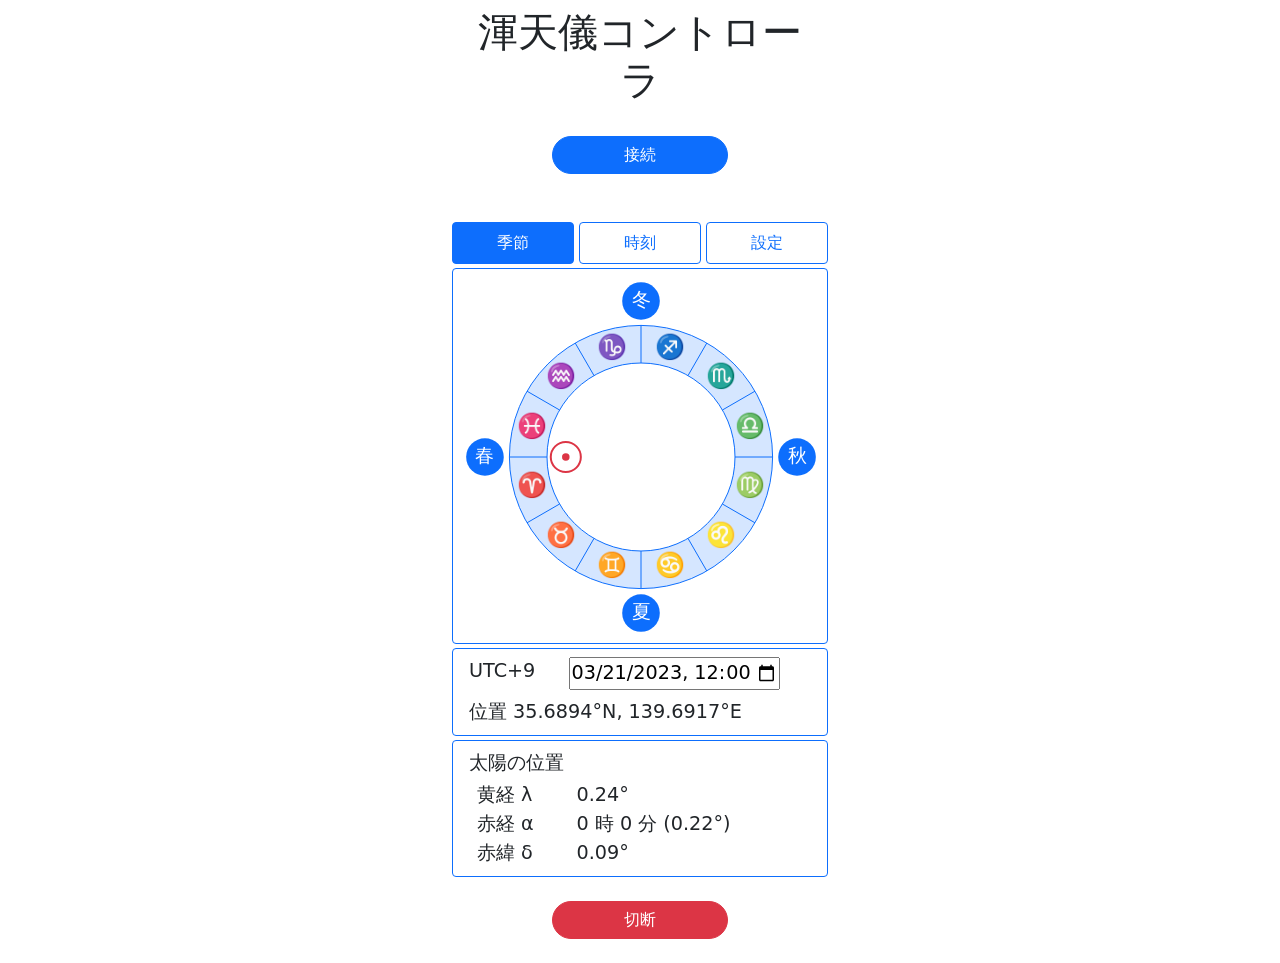
<file: app/ArmilarySphereTool/index.html>
<!doctype html>
<html>
  <head>
    <title>渾天儀コントローラ</title>
    <meta charset="utf-8">
    <meta http-equiv="X-UA-Compatible" content="IE=edge,chrome=1">
    <meta name="viewport" content="width=device-width, minimum-scale=1.0, initial-scale=1, user-scalable=yes">
    <link rel="stylesheet" href="css/bootstrap.min.css" />
    <link rel="stylesheet" href="css/mystyle.css" />
  </head>

  <body>
    <div class="container" style="max-width: 400px">
      <!-- (1) 接続画面 -->
      <div id="panel_connect">
        <div class="row m-2">
          <div class="col text-center"><h1>渾天儀コントローラ</h1></div>
        </div>
        <div class="row my-4 justify-content-center">
          <div class="col-6 mx-0"><div class="d-grid gap-0">
              <button id="btn_connect" class="btn btn-primary rounded-pill">接続</button>
          </div></div>
        </div>
        <div class="row my-4" style="font-size: 1.2rem">
          <div class="col text-center" id="text_connect"></div>
        </div>
      </div> <!-- (1) 接続画面 -->
      
      <!-- (2) メイン画面 -->
      <div id="panel_main">
        <!-- タブ -->
        <ul class="nav nav-pills nav-justified">
          <li class="nav-item">
            <a href="#tab_content1" class="nav-link active" data-bs-toggle="tab" id="tab_season">季節</a>
          </li>
          &nbsp;
          <li class="nav-item">
            <a href="#tab_content2" class="nav-link" data-bs-toggle="tab" id="tab_time">時刻</a>
          </li>
          &nbsp;
          <li class="nav-item">
            <a href="#tab_content3" class="nav-link" data-bs-toggle="tab" id="tab_setting">設定</a>
          </li>
        </ul>

        <!-- タブの中身 -->
        <div class="tab-content">
          <!-- 季節 -->
          <div id="tab_content1" class="tab-pane active border border-primary rounded my-1">
            <canvas id='canvasSeason'></canvas>
          </div>
          <!-- 時刻 -->
          <div id="tab_content2" class="tab-pane border border-primary rounded my-1">
            <canvas id='canvasTime'></canvas>
          </div>
          <!-- 設定 -->
          <div id="tab_content3" class="tab-pane border border-primary rounded my-1">
            <div class="row my-2">
              <div class="col ms-3" style="font-size: 1.2rem">
                タイムゾーン　　UTC 
                <select id="select_timezone" size="1">
                  <option>+12</option><option>+11</option><option>+10</option><option> +9</option><option> +8</option><option> +7</option>
                  <option> +6</option><option> +5</option><option> +4</option><option> +3</option><option> +2</option><option> +1</option>
                  <option> +0</option>
                  <option> -1</option><option> -2</option><option> -3</option><option> -4</option><option> -5</option><option> -6</option>
                  <option> -7</option><option> -8</option><option> -9</option><option>-10</option><option>-11</option><option>-12</option>
                </select>
              </div>
            </div>
            <div class="row my-2">
              <div class="col ms-3" style="font-size: 1.2rem">
                <select id="select_latitude">
                  <option value="north">北緯</option>
                  <option value="south">南緯</option>
                </select>
                <input type="number" id="number_latitude" min="0" max="90" style="width: 6em;">
                度
              </div>
            </div>
            <div class="row my-2">
              <div class="col ms-3" style="font-size: 1.2rem">
                <select id="select_longitude">
                  <option value="east">東経</option>
                  <option value="west">西経</option>
                </select>
                <input type="number" id="number_longitude" min="0" max="180" style="width: 6em;">
                度
              </div>
            </div>
            <div class="row mt-3 mb-2 justify-content-center">
              <div class="col ms-3"><div class="d-grid gap-0">
                <button id="btn_init" class="btn btn-primary rounded-pill">初期位置</button>
              </div></div>
              <div class="col me-3"><div class="d-grid gap-0">
                <button id="btn_stop" class="btn btn-primary rounded-pill">停止</button>
              </div></div>
            </div>
            <div class="row my-2 justify-content-center">
              <div class="col ms-3"><div class="d-grid gap-0">
                <button id="btn_rotation" class="btn btn-primary rounded-pill">自転</button>
              </div></div>
              <div class="col me-3"><div class="d-grid gap-0">
                <button id="btn_revolution" class="btn btn-primary rounded-pill">公転</button>
              </div></div>
            </div>
            <div class="row mt-2 mb-3 justify-content-center">
              <div class="col ms-3"><div class="d-grid gap-0">
                <button id="btn_demo1" class="btn btn-primary rounded-pill">デモ1</button>
              </div></div>
              <div class="col me-3"><div class="d-grid gap-0">
                <button id="btn_demo2" class="btn btn-primary rounded-pill">デモ2</button>
              </div></div>
            </div>

          </div> <!-- 設定 -->
        </div> <!-- タブの中身 -->

        <!-- 日時と位置 -->
        <div id="panel_date_time" class="border border-primary rounded my-1">
          <div class="row my-2">
            <div class="col-3 ms-3" style="font-size: 1.2rem" id="text_timezone"></div>
            <div class="col" style="font-size: 1.2rem">
              <input type='datetime-local' min='1901-01-01T00:00' max='2099-11-31T23:59' id='text_datetime'  style="width: 11em;"/>
            </div>
          </div>
          <div class="row my-2" style="font-size: 1.2rem">
            <div class="col ms-3" id="text_location"></div>
          </div>
        </div>

        <!-- 太陽の位置 -->
        <div id="panel_sun_position" class="border border-primary rounded my-1">
          <div class="row mt-2 mb-1" style="font-size: 1.2rem">
            <div class="col ms-3">太陽の位置</div>
          </div>
          <div class="row my-0" style="font-size: 1.2rem">
            <div class="col-3 ms-4">黄経 λ </div>
            <div class="col" id="text_lambda"></div>
          </div>
          <div class="row my-0" style="font-size: 1.2rem">
            <div class="col-3 ms-4">赤経 α </div>
            <div class="col" id="text_alpha"></div>
          </div>
          <div class="row mb-2" style="font-size: 1.2rem">
            <div class="col-3 ms-4">赤緯 δ </div>
            <div class="col" id="text_delta"></div>
          </div>
        </div>    
        
        <!-- 切断ボタン -->
        <div class="row my-4 justify-content-center">
          <div class="col-6 mx-0"><div class="d-grid gap-0">
              <button id="btn_disconnect" class="btn btn-danger rounded-pill">切断</button>
          </div></div>
        </div>

      </div> <!-- (2) メイン画面 -->

    </div> <!-- div class="container" -->

    <!-- スクリプト -->
    <script src="lib/bootstrap.bundle.min.js"></script>
    <script src="lib/jsframe.min.js"></script>
    <script src="SunCalc.js"></script>
    <script src="ArmilarySphereTool.js"></script>
  </body>
</html>
</file>
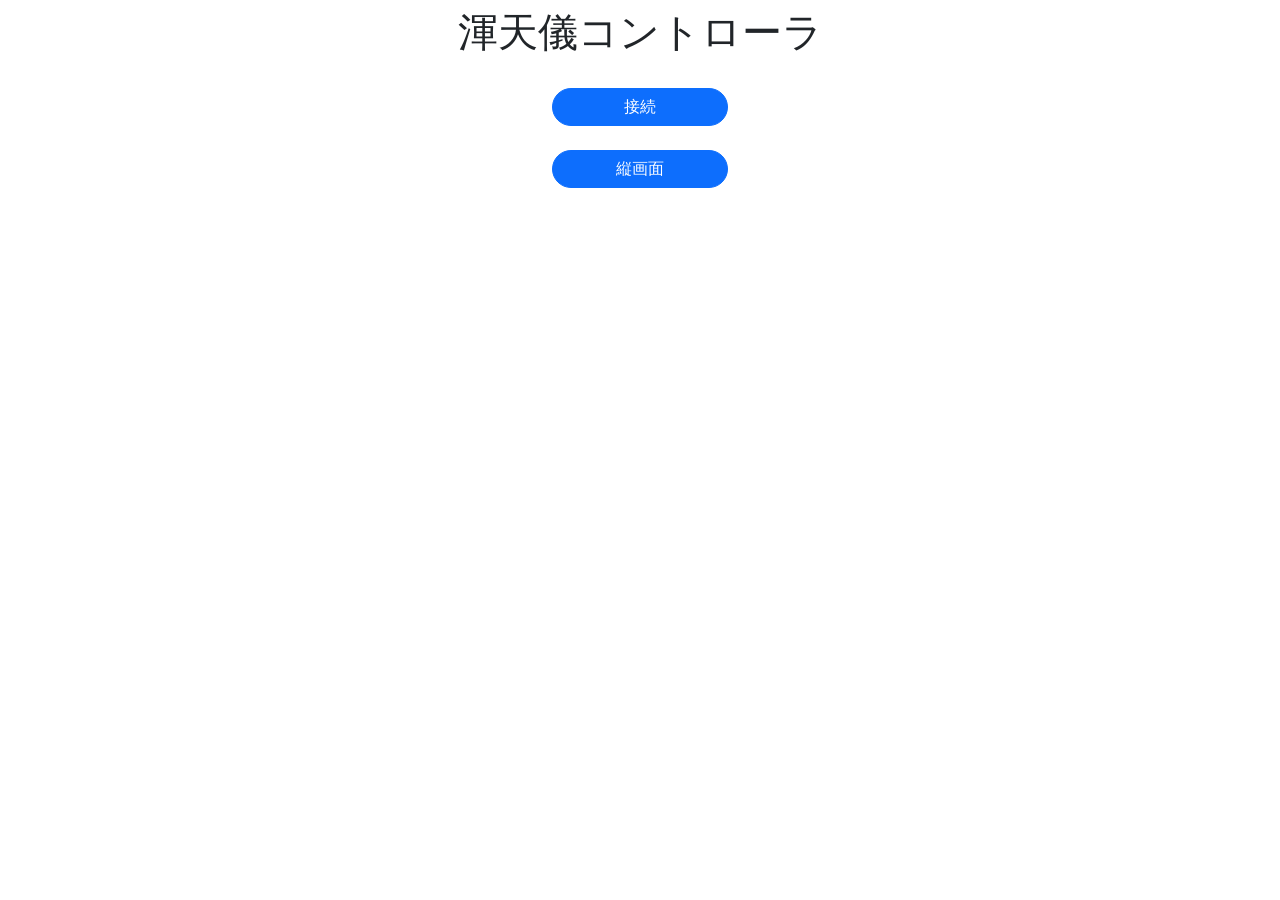
<file: app/ArmillarySphereTool/index.html>
<!doctype html>
<html>
  <head>
    <title>渾天儀コントローラ</title>
    <meta charset="utf-8">
    <meta http-equiv="X-UA-Compatible" content="IE=edge,chrome=1">
    <meta name="viewport" content="width=device-width, minimum-scale=1.0, initial-scale=1, user-scalable=yes">
    <link rel="stylesheet" href="css/bootstrap.min.css" />
    <link rel="stylesheet" href="css/mystyle.css" />
  </head>

  <body>
    <div class="container" style="max-width: 800px">
      <!-- (1) 接続画面 -->
      <div id="panel_connect">
        <div class="row m-2">
          <div class="col text-center"><h1>渾天儀コントローラ</h1></div>
        </div>
        <div class="row my-4 justify-content-center">
          <div class="col-3 mx-0"><div class="d-grid gap-0">
              <button id="btn_connect" class="btn btn-primary rounded-pill">接続</button>
          </div></div>
        </div>
        <div class="row my-4 justify-content-center">
          <div class="col-3 mx-0"><div class="d-grid gap-0">
              <button id="btn_change" class="btn btn-primary rounded-pill" 
                onclick="location.href='./index2.html'">縦画面</button>
          </div></div>
        </div>
        <div class="row my-4" style="font-size: 1.2rem">
          <div class="col text-center" id="text_connect"></div>
        </div>
      </div> <!-- (1) 接続画面 -->
      
      <!-- (2) メイン画面 -->
      <div id="panel_main" style="display:none">
        <!-- (2.1) 季節・時刻 -->
        <div class="row g-2">
          <!-- (2.1.L) 季節 -->
          <div class="col-12 col-md-6">
            <div id="tab_season" style="display:block" class="border border-primary rounded my-1">
              <canvas id='canvasSeason'></canvas>
            </div>
          </div>
          <!-- (2.1.R) 時刻 -->
          <div class="col-12 col-md-6">
            <div id="tab_time" style="display:block" class="border border-primary rounded my-1">
              <canvas id='canvasTime'></canvas>
            </div>
          </div>
        </div>

        <!-- (2.2) 設定 -->
        <div class="row justify-content-center">
        <div class="col-12 col-md-6">
        <div id="tab_setting" style="display:none" class="border border-primary rounded my-1">
          <div class="row my-2">
            <div class="col ms-3" style="font-size: 1.2rem">
              タイムゾーン　　UTC 
              <select id="select_timezone" size="1">
                <option>+12</option><option>+11</option><option>+10</option><option> +9</option><option> +8</option><option> +7</option>
                <option> +6</option><option> +5</option><option> +4</option><option> +3</option><option> +2</option><option> +1</option>
                <option> +0</option>
                <option> -1</option><option> -2</option><option> -3</option><option> -4</option><option> -5</option><option> -6</option>
                <option> -7</option><option> -8</option><option> -9</option><option>-10</option><option>-11</option><option>-12</option>
              </select>
            </div>
          </div>
          <div class="row my-2">
            <div class="col ms-3" style="font-size: 1.2rem">
              <select id="select_latitude">
                <option value="north">北緯</option>
                <option value="south">南緯</option>
              </select>
              <input type="number" id="number_latitude" min="0" max="90" style="width: 6em;">
              度
            </div>
          </div>
          <div class="row my-2">
            <div class="col ms-3" style="font-size: 1.2rem">
              <select id="select_longitude">
                <option value="east">東経</option>
                <option value="west">西経</option>
              </select>
              <input type="number" id="number_longitude" min="0" max="180" style="width: 6em;">
              度
            </div>
          </div>
          <div class="row mt-3 mb-2 justify-content-center">
            <div class="col ms-3"><div class="d-grid gap-0">
              <button id="btn_init" class="btn btn-primary rounded-pill">初期位置</button>
            </div></div>
            <div class="col me-3"><div class="d-grid gap-0">
              <button id="btn_stop" class="btn btn-primary rounded-pill">停止</button>
            </div></div>
          </div>
          <div class="row my-2 justify-content-center">
            <div class="col ms-3"><div class="d-grid gap-0">
              <button id="btn_rotation" class="btn btn-primary rounded-pill">自転</button>
            </div></div>
            <div class="col me-3"><div class="d-grid gap-0">
              <button id="btn_revolution" class="btn btn-primary rounded-pill">公転</button>
            </div></div>
          </div>
          <div class="row mt-2 mb-3 justify-content-center">
            <div class="col ms-3"><div class="d-grid gap-0">
              <button id="btn_demo1" class="btn btn-primary rounded-pill">デモ1</button>
            </div></div>
            <div class="col me-3"><div class="d-grid gap-0">
              <button id="btn_demo2" class="btn btn-primary rounded-pill">デモ2</button>
            </div></div>
          </div>
        </div>
        </div>
        </div><!-- (2.2) 設定 -->

        <!-- (2.3) 日時と位置・太陽の位置 -->
        <div class="row g-2">
          <!-- (2.3.L) 日時と位置 -->
          <div class="col-12 col-md-6">
            <div id="panel_date_time" style="display:block" class="border border-primary rounded my-1">
              <div class="row my-2">
                <div class="col-3 ms-3" style="font-size: 1.2rem" id="text_timezone"></div>
                <div class="col" style="font-size: 1.2rem">
                  <input type='datetime-local' min='1901-01-01T00:00' max='2099-11-31T23:59' id='text_datetime'  style="width: 11em;"/>
                </div>
              </div>
              <div class="row my-2" style="font-size: 1.2rem">
                <div class="col ms-3" id="text_location"></div>
              </div>
            </div>
          </div>

          <!-- (2.3.R) 太陽の位置 -->
          <div class="col-12 col-md-6">
            <div id="panel_sun_position" style="display:block" class="border border-primary rounded my-1">
              <div class="row mt-2 mb-1" style="font-size: 1.2rem">
                <div class="col ms-3">太陽の位置</div>
              </div>
              <div class="row my-0" style="font-size: 1.2rem">
                <div class="col-3 ms-4">黄経 λ </div>
                <div class="col" id="text_lambda"></div>
              </div>
              <div class="row my-0" style="font-size: 1.2rem">
                <div class="col-3 ms-4">赤経 α </div>
                <div class="col" id="text_alpha"></div>
              </div>
              <div class="row mb-2" style="font-size: 1.2rem">
                <div class="col-3 ms-4">赤緯 δ </div>
                <div class="col" id="text_delta"></div>
              </div>
            </div>
          </div>
        </div> <!-- (2.3) 日時と位置・太陽の位置 -->
        
        <!-- (2.4) 切替・切断ボタン -->
        <div class="row col-12 col-md-6 mx-auto my-4 justify-content-center">
          <div class="col-6 px-2"><div class="d-grid">
            <button id="btn_screen_toggle" type="button" class="btn btn-primary rounded-pill">設定</button>
          </div></div>
          <div class="col-6 px-2"><div class="d-grid">
            <button id="btn_disconnect" class="btn btn-danger rounded-pill">切断</button>
          </div></div>
        </div>

      </div> <!-- (2) メイン画面 -->

    </div> <!-- div class="container" -->

    <!-- スクリプト -->
    <script src="lib/bootstrap.bundle.min.js"></script>
    <script src="lib/jsframe.min.js"></script>
    <script src="SunCalc.js"></script>
    <script src="ArmillarySphereTool.js"></script>
  </body>
</html>
</file>
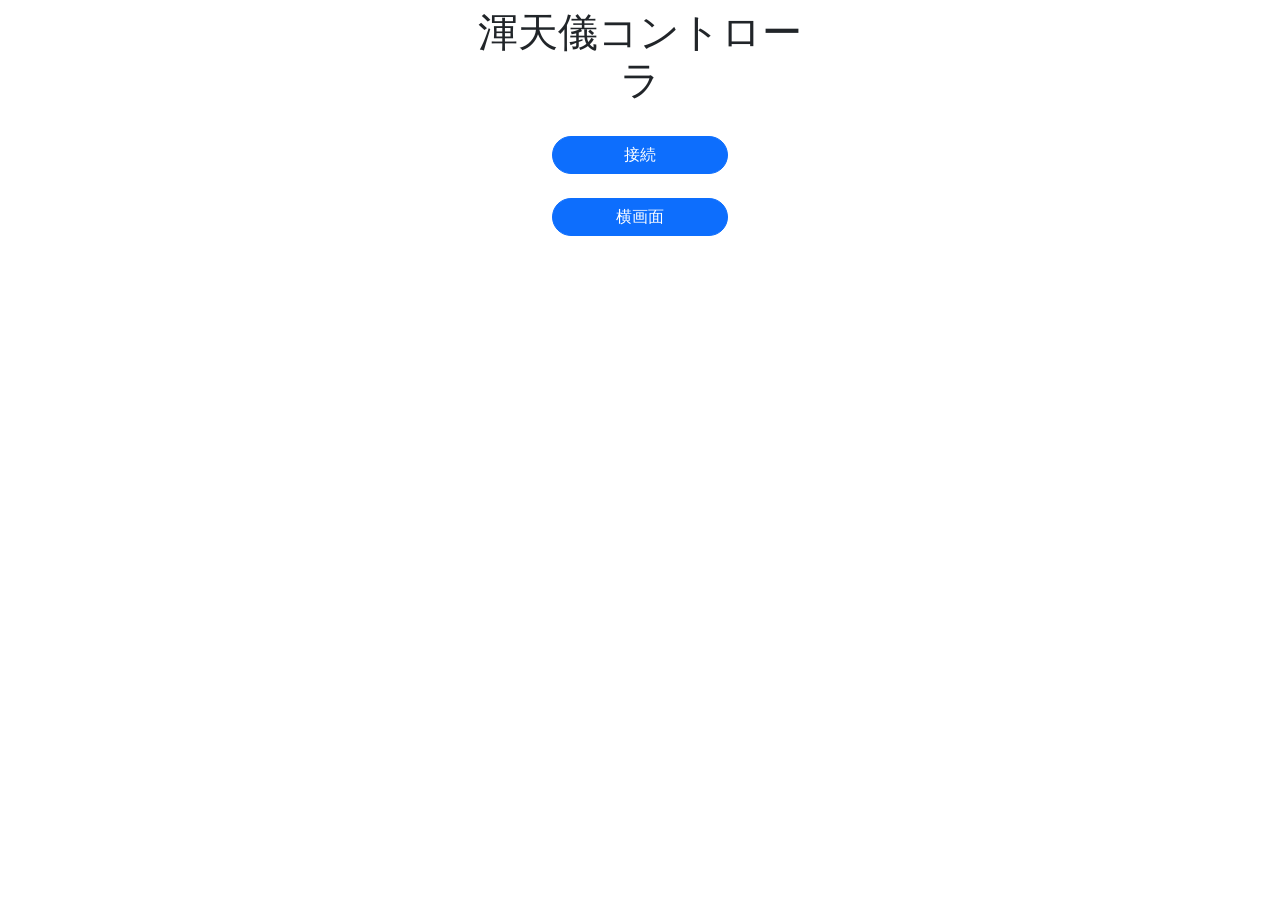
<file: app/ArmillarySphereTool/index2.html>
<!doctype html>
<html>
  <head>
    <title>渾天儀コントローラ</title>
    <meta charset="utf-8">
    <meta http-equiv="X-UA-Compatible" content="IE=edge,chrome=1">
    <meta name="viewport" content="width=device-width, minimum-scale=1.0, initial-scale=1, user-scalable=yes">
    <link rel="stylesheet" href="css/bootstrap.min.css" />
    <link rel="stylesheet" href="css/mystyle.css" />
  </head>

  <body>
    <div class="container" style="max-width: 400px">
      <!-- (1) 接続画面 -->
      <div id="panel_connect">
        <div class="row m-2">
          <div class="col text-center"><h1>渾天儀コントローラ</h1></div>
        </div>
        <div class="row my-4 justify-content-center">
          <div class="col-6 mx-0"><div class="d-grid gap-0">
              <button id="btn_connect" class="btn btn-primary rounded-pill">接続</button>
          </div></div>
        </div>
        <div class="row my-4 justify-content-center">
          <div class="col-6 mx-0"><div class="d-grid gap-0">
              <button id="btn_change" class="btn btn-primary rounded-pill" 
                onclick="location.href='./index.html'">横画面</button>
          </div></div>
        </div>
        <div class="row my-4" style="font-size: 1.2rem">
          <div class="col text-center" id="text_connect"></div>
        </div>
      </div> <!-- (1) 接続画面 -->
      
      <!-- (2) メイン画面 -->
      <div id="panel_main" style="display:none">
        <!-- 画面切替ボタン -->
        <div class="row g-2">
          <div class="col"><div class="d-grid">
            <button id="btn_season" type="button" class="btn btn-primary rounded-3">季節</button>
          </div></div>
          <div class="col"><div class="d-grid">
            <button id="btn_time" type="button" class="btn btn-outline-primary rounded-3">時刻</button>
          </div></div>
          <div class="col"><div class="d-grid">
            <button id="btn_setting" type="button" class="btn btn-outline-primary rounded-3">設定</button>
          </div></div>
        </div>

        <!-- 画面の中身 -->
        <div id="tab_parent">
          <!-- 季節 -->
          <div id="tab_season" style="display:block" class="border border-primary rounded my-1">
            <canvas id='canvasSeason'></canvas>
          </div>
          <!-- 時刻 -->
          <div id="tab_time" style="display:none" class="border border-primary rounded my-1">
            <canvas id='canvasTime'></canvas>
          </div>
          <!-- 設定 -->
          <div id="tab_setting" style="display:none" class="border border-primary rounded my-1">
            <div class="row my-2">
              <div class="col ms-3" style="font-size: 1.2rem">
                タイムゾーン　　UTC 
                <select id="select_timezone" size="1">
                  <option>+12</option><option>+11</option><option>+10</option><option> +9</option><option> +8</option><option> +7</option>
                  <option> +6</option><option> +5</option><option> +4</option><option> +3</option><option> +2</option><option> +1</option>
                  <option> +0</option>
                  <option> -1</option><option> -2</option><option> -3</option><option> -4</option><option> -5</option><option> -6</option>
                  <option> -7</option><option> -8</option><option> -9</option><option>-10</option><option>-11</option><option>-12</option>
                </select>
              </div>
            </div>
            <div class="row my-2">
              <div class="col ms-3" style="font-size: 1.2rem">
                <select id="select_latitude">
                  <option value="north">北緯</option>
                  <option value="south">南緯</option>
                </select>
                <input type="number" id="number_latitude" min="0" max="90" style="width: 6em;">
                度
              </div>
            </div>
            <div class="row my-2">
              <div class="col ms-3" style="font-size: 1.2rem">
                <select id="select_longitude">
                  <option value="east">東経</option>
                  <option value="west">西経</option>
                </select>
                <input type="number" id="number_longitude" min="0" max="180" style="width: 6em;">
                度
              </div>
            </div>
            <div class="row mt-3 mb-2 justify-content-center">
              <div class="col ms-3"><div class="d-grid gap-0">
                <button id="btn_init" class="btn btn-primary rounded-pill">初期位置</button>
              </div></div>
              <div class="col me-3"><div class="d-grid gap-0">
                <button id="btn_stop" class="btn btn-primary rounded-pill">停止</button>
              </div></div>
            </div>
            <div class="row my-2 justify-content-center">
              <div class="col ms-3"><div class="d-grid gap-0">
                <button id="btn_rotation" class="btn btn-primary rounded-pill">自転</button>
              </div></div>
              <div class="col me-3"><div class="d-grid gap-0">
                <button id="btn_revolution" class="btn btn-primary rounded-pill">公転</button>
              </div></div>
            </div>
            <div class="row mt-2 mb-3 justify-content-center">
              <div class="col ms-3"><div class="d-grid gap-0">
                <button id="btn_demo1" class="btn btn-primary rounded-pill">デモ1</button>
              </div></div>
              <div class="col me-3"><div class="d-grid gap-0">
                <button id="btn_demo2" class="btn btn-primary rounded-pill">デモ2</button>
              </div></div>
            </div>

          </div> <!-- 設定 -->
        </div> <!-- タブの中身 -->

        <!-- 日時と位置 -->
        <div id="panel_date_time" class="border border-primary rounded my-1">
          <div class="row my-2">
            <div class="col-3 ms-3" style="font-size: 1.2rem" id="text_timezone"></div>
            <div class="col" style="font-size: 1.2rem">
              <input type='datetime-local' min='1901-01-01T00:00' max='2099-11-31T23:59' id='text_datetime'  style="width: 11em;"/>
            </div>
          </div>
          <div class="row my-2" style="font-size: 1.2rem">
            <div class="col ms-3" id="text_location"></div>
          </div>
        </div>

        <!-- 太陽の位置 -->
        <div id="panel_sun_position" class="border border-primary rounded my-1">
          <div class="row mt-2 mb-1" style="font-size: 1.2rem">
            <div class="col ms-3">太陽の位置</div>
          </div>
          <div class="row my-0" style="font-size: 1.2rem">
            <div class="col-3 ms-4">黄経 λ </div>
            <div class="col" id="text_lambda"></div>
          </div>
          <div class="row my-0" style="font-size: 1.2rem">
            <div class="col-3 ms-4">赤経 α </div>
            <div class="col" id="text_alpha"></div>
          </div>
          <div class="row mb-2" style="font-size: 1.2rem">
            <div class="col-3 ms-4">赤緯 δ </div>
            <div class="col" id="text_delta"></div>
          </div>
        </div>    
        
        <!-- 切断ボタン -->
        <div class="row my-4 justify-content-center">
          <div class="col-6 mx-0"><div class="d-grid gap-0">
              <button id="btn_disconnect" class="btn btn-danger rounded-pill">切断</button>
          </div></div>
        </div>

      </div> <!-- (2) メイン画面 -->

    </div> <!-- div class="container" -->

    <!-- スクリプト -->
    <script src="lib/bootstrap.bundle.min.js"></script>
    <script src="lib/jsframe.min.js"></script>
    <script src="SunCalc.js"></script>
    <script src="ArmillarySphereTool.js"></script>
  </body>
</html>
</file>
<file: app/ArmilarySphereTool/css/mystyle.css>
/********** タブの色変更 **********/

/* 開いていないタブ */
.nav-pills .nav-link{
	border: 1px solid #0d6efd; /* 境界線をつける */
}

/* 開いているタブ */
/*
.nav-tabs .nav-link.active{
	background-color: #0d6efd;
	color: white;
}
*/

/* マウスオーバーしているタブ */
/*
.nav-pills > li > a:hover {
	border-color: #0b5ed7;
	background-color: #0b5ed7;
    color: white;
}
*/
</file>
<file: app/ArmillarySphereTool/css/mystyle.css>
/********** タブの色変更 **********/

/* 開いていないタブ */
.nav-pills .nav-link{
	border: 1px solid #0d6efd; /* 境界線をつける */
}

/* 開いているタブ */
/*
.nav-tabs .nav-link.active{
	background-color: #0d6efd;
	color: white;
}
*/

/* マウスオーバーしているタブ */
/*
.nav-pills > li > a:hover {
	border-color: #0b5ed7;
	background-color: #0b5ed7;
    color: white;
}
*/
</file>
